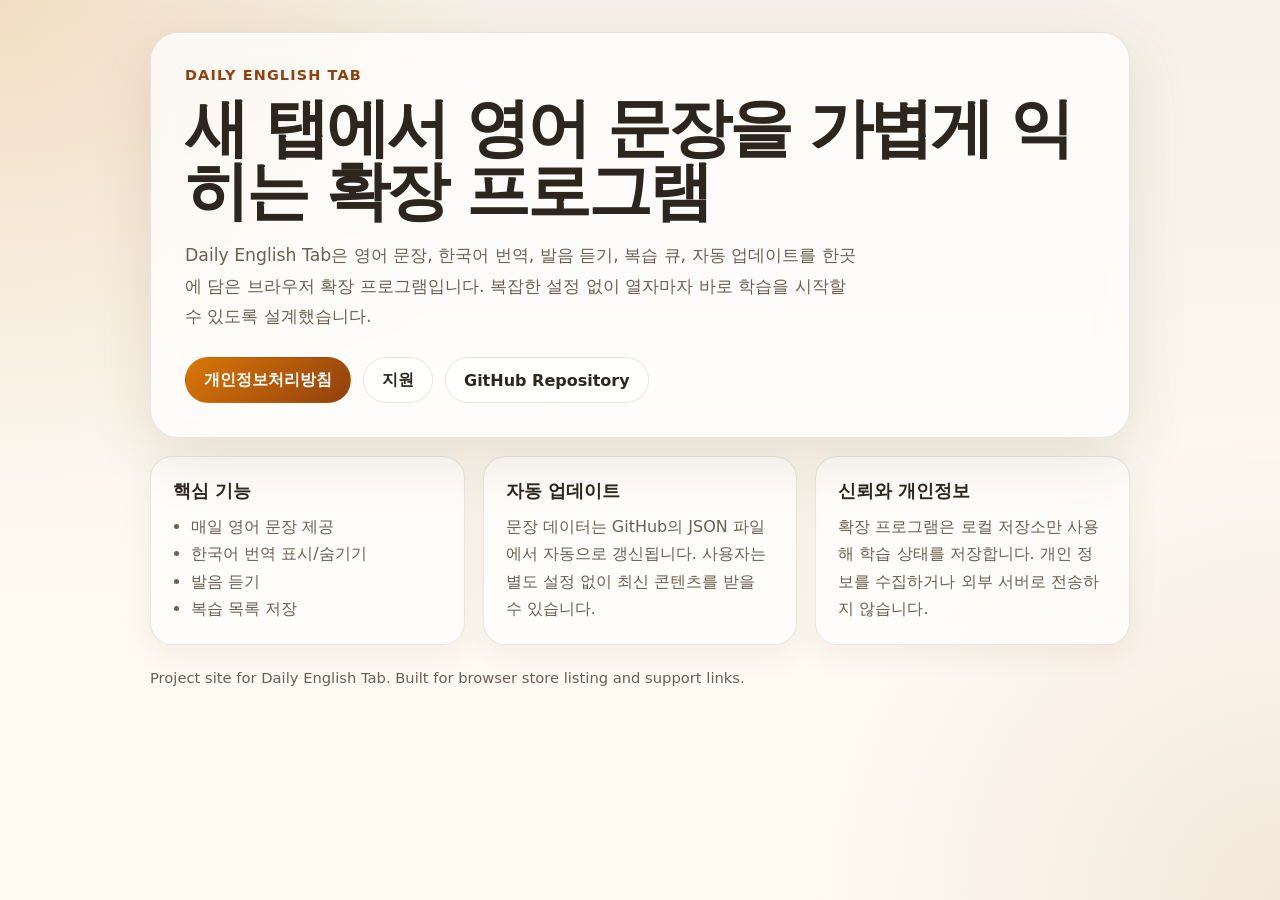
<file: docs/index.html>
<!doctype html>
<html lang="ko">
  <head>
    <meta charset="utf-8" />
    <meta name="viewport" content="width=device-width, initial-scale=1" />
    <title>Daily English Tab</title>
    <meta
      name="description"
      content="Daily English Tab 공식 소개 페이지입니다. 영어 문장 학습, 복습, 발음 듣기, 자동 업데이트를 제공합니다."
    />
    <style>
      :root {
        color-scheme: light;
        --bg: #f6f1e8;
        --bg-accent: #efe3ce;
        --card: rgba(255, 255, 255, 0.72);
        --text: #2d261f;
        --muted: #6a5f53;
        --accent: #d97706;
        --accent-strong: #92400e;
        --border: rgba(74, 58, 43, 0.12);
        --shadow: 0 20px 60px rgba(103, 76, 33, 0.14);
      }

      * {
        box-sizing: border-box;
      }

      body {
        margin: 0;
        min-height: 100vh;
        font-family: Inter, "Noto Sans KR", system-ui, -apple-system, BlinkMacSystemFont, sans-serif;
        color: var(--text);
        background:
          radial-gradient(circle at top left, rgba(217, 119, 6, 0.16), transparent 32%),
          radial-gradient(circle at bottom right, rgba(146, 64, 14, 0.1), transparent 30%),
          linear-gradient(180deg, var(--bg), #fffaf2 72%);
      }

      .wrap {
        width: min(980px, calc(100% - 32px));
        margin: 0 auto;
        padding: 32px 0 56px;
      }

      .hero {
        padding: 34px;
        border: 1px solid var(--border);
        border-radius: 28px;
        background: var(--card);
        backdrop-filter: blur(14px);
        box-shadow: var(--shadow);
      }

      .eyebrow {
        margin: 0 0 14px;
        color: var(--accent-strong);
        font-size: 0.9rem;
        font-weight: 700;
        letter-spacing: 0.08em;
        text-transform: uppercase;
      }

      h1 {
        margin: 0;
        font-size: clamp(2.2rem, 5vw, 4.6rem);
        line-height: 0.98;
        letter-spacing: -0.05em;
      }

      .lead {
        max-width: 62ch;
        margin: 18px 0 0;
        font-size: 1.08rem;
        line-height: 1.75;
        color: var(--muted);
      }

      .actions {
        display: flex;
        flex-wrap: wrap;
        gap: 12px;
        margin-top: 26px;
      }

      .button {
        display: inline-flex;
        align-items: center;
        justify-content: center;
        min-height: 46px;
        padding: 0 18px;
        border-radius: 999px;
        border: 1px solid var(--border);
        text-decoration: none;
        font-weight: 700;
        color: var(--text);
        background: rgba(255, 255, 255, 0.7);
      }

      .button.primary {
        color: #fff;
        background: linear-gradient(135deg, var(--accent), var(--accent-strong));
        border-color: transparent;
      }

      .grid {
        display: grid;
        grid-template-columns: repeat(3, minmax(0, 1fr));
        gap: 18px;
        margin-top: 18px;
      }

      .card {
        padding: 22px;
        border: 1px solid var(--border);
        border-radius: 22px;
        background: rgba(255, 255, 255, 0.66);
        box-shadow: 0 10px 30px rgba(103, 76, 33, 0.08);
      }

      .card h2 {
        margin: 0 0 10px;
        font-size: 1.1rem;
      }

      .card p,
      .card li {
        margin: 0;
        color: var(--muted);
        line-height: 1.7;
      }

      .card ul {
        margin: 0;
        padding-left: 18px;
      }

      .section {
        margin-top: 18px;
      }

      .section-title {
        margin: 0 0 12px;
        font-size: 1.25rem;
      }

      footer {
        margin-top: 24px;
        color: var(--muted);
        font-size: 0.92rem;
      }

      @media (max-width: 860px) {
        .grid {
          grid-template-columns: 1fr;
        }
      }
    </style>
  </head>
  <body>
    <main class="wrap">
      <section class="hero">
        <p class="eyebrow">Daily English Tab</p>
        <h1>새 탭에서 영어 문장을 가볍게 익히는 확장 프로그램</h1>
        <p class="lead">
          Daily English Tab은 영어 문장, 한국어 번역, 발음 듣기, 복습 큐, 자동 업데이트를 한곳에 담은 브라우저 확장
          프로그램입니다. 복잡한 설정 없이 열자마자 바로 학습을 시작할 수 있도록 설계했습니다.
        </p>
        <div class="actions">
          <a class="button primary" href="./privacy.html">개인정보처리방침</a>
          <a class="button" href="./support.html">지원</a>
          <a class="button" href="https://github.com/bangcepslabs/daily-english-data" target="_blank" rel="noreferrer">GitHub Repository</a>
        </div>
      </section>

      <section class="grid section" aria-label="Highlights">
        <article class="card">
          <h2>핵심 기능</h2>
          <ul>
            <li>매일 영어 문장 제공</li>
            <li>한국어 번역 표시/숨기기</li>
            <li>발음 듣기</li>
            <li>복습 목록 저장</li>
          </ul>
        </article>
        <article class="card">
          <h2>자동 업데이트</h2>
          <p>
            문장 데이터는 GitHub의 JSON 파일에서 자동으로 갱신됩니다. 사용자는 별도 설정 없이 최신 콘텐츠를 받을 수
            있습니다.
          </p>
        </article>
        <article class="card">
          <h2>신뢰와 개인정보</h2>
          <p>
            확장 프로그램은 로컬 저장소만 사용해 학습 상태를 저장합니다. 개인 정보를 수집하거나 외부 서버로 전송하지
            않습니다.
          </p>
        </article>
      </section>

      <footer>Project site for Daily English Tab. Built for browser store listing and support links.</footer>
    </main>
  </body>
</html>
</file>
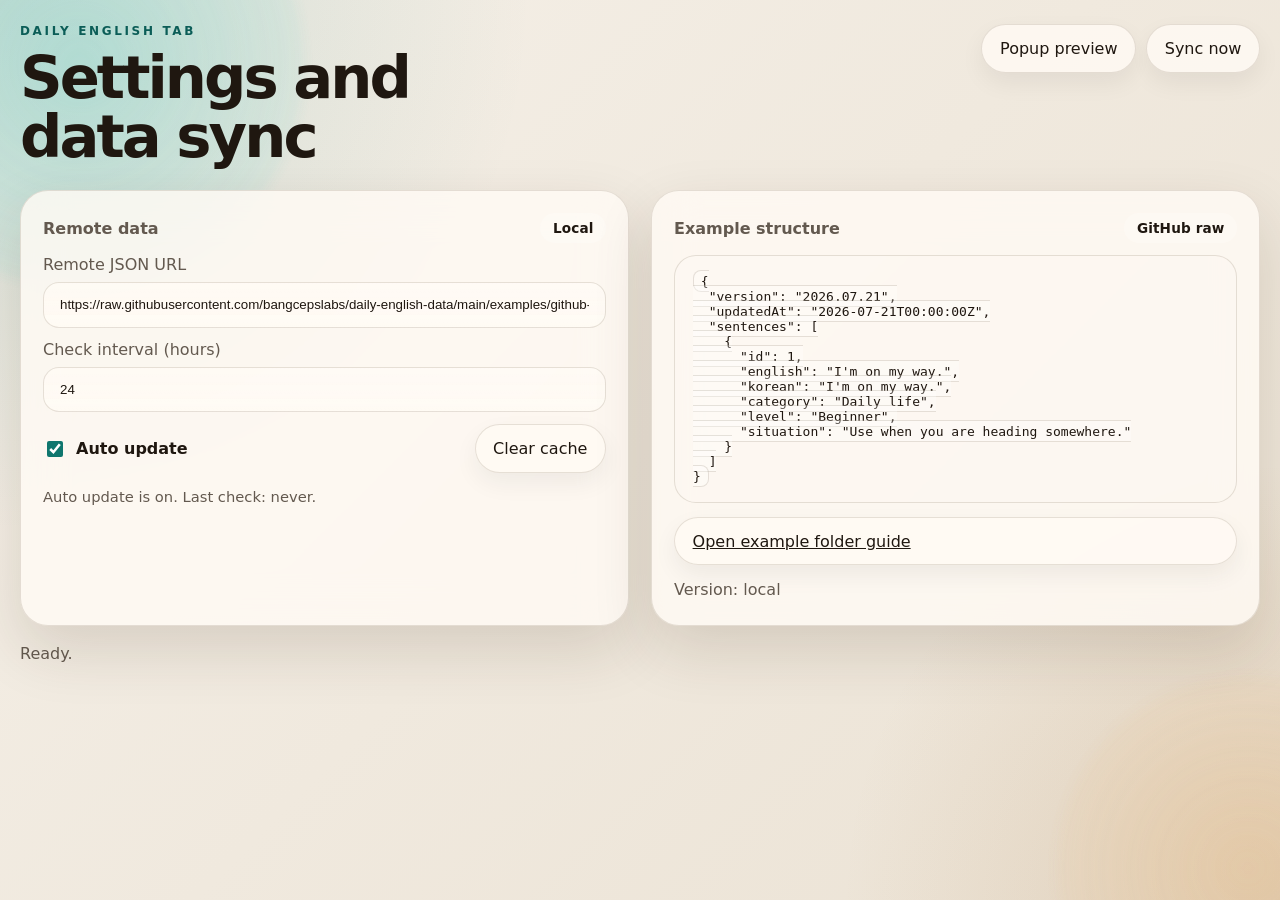
<file: options.html>
<!doctype html>
<html lang="en">
  <head>
    <meta charset="utf-8" />
    <meta name="viewport" content="width=device-width, initial-scale=1" />
    <title>Daily English Tab Settings</title>
    <link rel="stylesheet" href="shared.css" />
    <link rel="stylesheet" href="options.css" />
  </head>
  <body>
    <div class="background" aria-hidden="true">
      <div class="orb orb-a"></div>
      <div class="orb orb-b"></div>
      <div class="grid"></div>
    </div>

    <main class="app-shell options-shell">
      <header class="topbar">
        <div>
          <p class="eyebrow">Daily English Tab</p>
          <h1>Settings and data sync</h1>
        </div>
        <div class="topbar-actions">
          <button class="chip-button" type="button" data-action="open-preview">Popup preview</button>
          <button class="chip-button" type="button" data-action="sync-now">Sync now</button>
        </div>
      </header>

      <section class="options-layout">
        <section class="panel options-panel">
          <div class="section-heading">
            <h3>Remote data</h3>
            <span class="pill" id="sync-state-label">Local</span>
          </div>

          <label class="field">
            <span>Remote JSON URL</span>
            <input id="sync-url" type="url" placeholder="https://raw.githubusercontent.com/user/repo/main/examples/github-raw/sentences.json" />
          </label>

          <label class="field">
            <span>Check interval (hours)</span>
            <input id="sync-interval" type="number" min="1" max="168" step="1" />
          </label>

          <div class="sync-row">
            <label class="toggle">
              <input id="sync-enabled" type="checkbox" />
              <span>Auto update</span>
            </label>
            <button class="secondary-button" type="button" data-action="clear-cache">Clear cache</button>
          </div>

          <p class="sync-note" id="sync-note">Use a hosted JSON file to keep the sentence set updated automatically. When enabled, the browser refreshes the cache in the background.</p>
        </section>

        <section class="panel options-panel">
          <div class="section-heading">
            <h3>Example structure</h3>
            <span class="pill">GitHub raw</span>
          </div>

          <div class="code-sample">
            <pre><code>{
  "version": "2026.07.21",
  "updatedAt": "2026-07-21T00:00:00Z",
  "sentences": [
    {
      "id": 1,
      "english": "I'm on my way.",
      "korean": "I'm on my way.",
      "category": "Daily life",
      "level": "Beginner",
      "situation": "Use when you are heading somewhere."
    }
  ]
}</code></pre>
          </div>

          <div class="example-links">
            <a class="link-button" href="examples/github-raw/README.md" target="_blank" rel="noreferrer">Open example folder guide</a>
            <span class="meta-line" id="dataset-meta">No remote data loaded yet.</span>
          </div>
        </section>
      </section>

      <p class="status-line options-status" id="status-line">Ready.</p>
    </main>

    <script src="options.js"></script>
  </body>
</html>
</file>
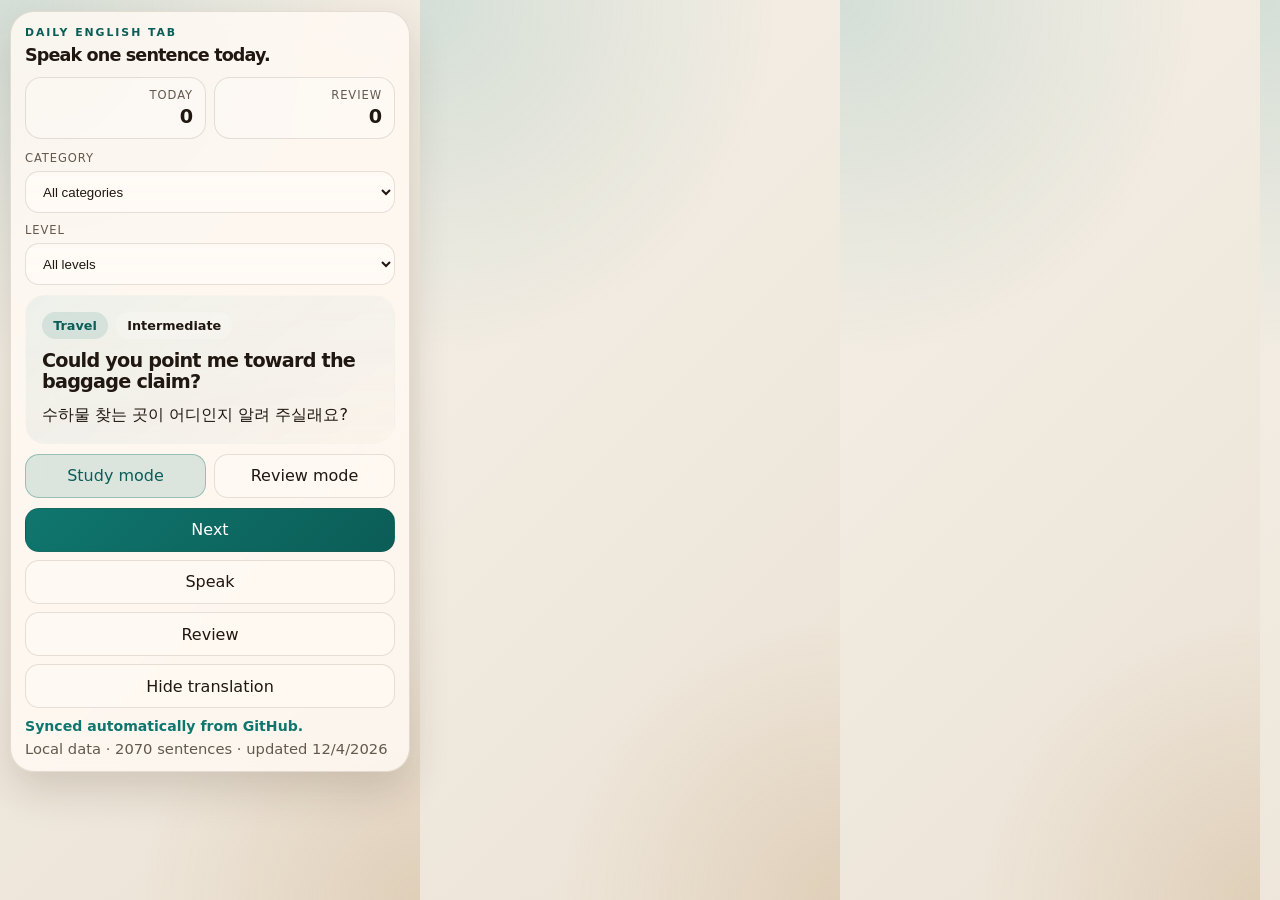
<file: popup.html>
<!doctype html>
<html lang="ko">
  <head>
    <meta charset="utf-8" />
    <meta name="viewport" content="width=device-width, initial-scale=1" />
    <title>Daily English Tab</title>
    <link rel="stylesheet" href="popup.css" />
  </head>
  <body>
    <div class="popup-sizer" aria-hidden="true">Daily English Tab Daily English Tab Daily English Tab Daily English Tab</div>
    <main class="popup-shell">
      <section class="hero-card is-loading" id="hero-card">
        <div class="topline">
          <div>
            <p class="eyebrow">Daily English Tab</p>
            <h1>Speak one sentence today.</h1>
          </div>
          <div class="top-stats" aria-label="Progress summary">
            <div class="stat">
              <span>Today</span>
              <strong id="daily-count">0</strong>
            </div>
            <div class="stat">
              <span>Review</span>
              <strong id="review-count">0</strong>
            </div>
          </div>
        </div>

        <div class="filter-strip" aria-label="Sentence filters">
          <label class="filter-field">
            <span>Category</span>
            <select id="category-filter" aria-label="Filter by category"></select>
          </label>
          <label class="filter-field">
            <span>Level</span>
            <select id="level-filter" aria-label="Filter by level"></select>
          </label>
        </div>

        <div class="sentence-card" aria-live="polite" aria-busy="true">
          <div class="sentence-meta">
            <span class="badge" id="sentence-category">All</span>
            <span class="badge badge-soft" id="sentence-level">Beginner</span>
          </div>
          <div class="sentence-copy">
            <h2 id="sentence-title">Loading sentence...</h2>
            <p id="sentence-korean" class="translation">Loading translation...</p>
          </div>
          <div class="loading-skeleton" aria-hidden="true">
            <div class="skeleton-line skeleton-title"></div>
            <div class="skeleton-line skeleton-copy"></div>
            <div class="skeleton-line skeleton-copy short"></div>
          </div>
        </div>

        <div class="mode-switch" role="tablist" aria-label="Study modes">
          <button type="button" class="secondary-button" data-action="mode-study">Study mode</button>
          <button type="button" class="secondary-button" data-action="mode-review">Review mode</button>
        </div>

        <div class="action-row">
          <button type="button" class="primary-button" data-action="next">Next</button>
          <button type="button" class="secondary-button" data-action="speak">Speak</button>
          <button type="button" class="secondary-button" data-action="review">Review</button>
          <button type="button" class="secondary-button" data-action="translation">Hide translation</button>
        </div>

        <section class="review-panel" aria-label="Review queue">
          <div class="review-panel-heading">
            <div>
              <p class="review-label">Review queue</p>
              <h3>Saved sentences</h3>
            </div>
            <div class="review-panel-actions">
              <button type="button" class="mini-button ghost" data-review-action="clear-all">Clear all</button>
              <span class="pill" id="review-panel-count">0</span>
            </div>
          </div>
          <p class="review-note" id="review-panel-note">Add sentences with the Review button to revisit them later.</p>
          <div class="review-list" id="review-list" aria-live="polite"></div>
        </section>

        <div class="footer">
          <p id="status-line" class="status-line" aria-live="polite"></p>
          <p id="dataset-line" class="muted dataset-line"></p>
        </div>
      </section>
    </main>

    <script src="popup.js"></script>
  </body>
</html>
</file>
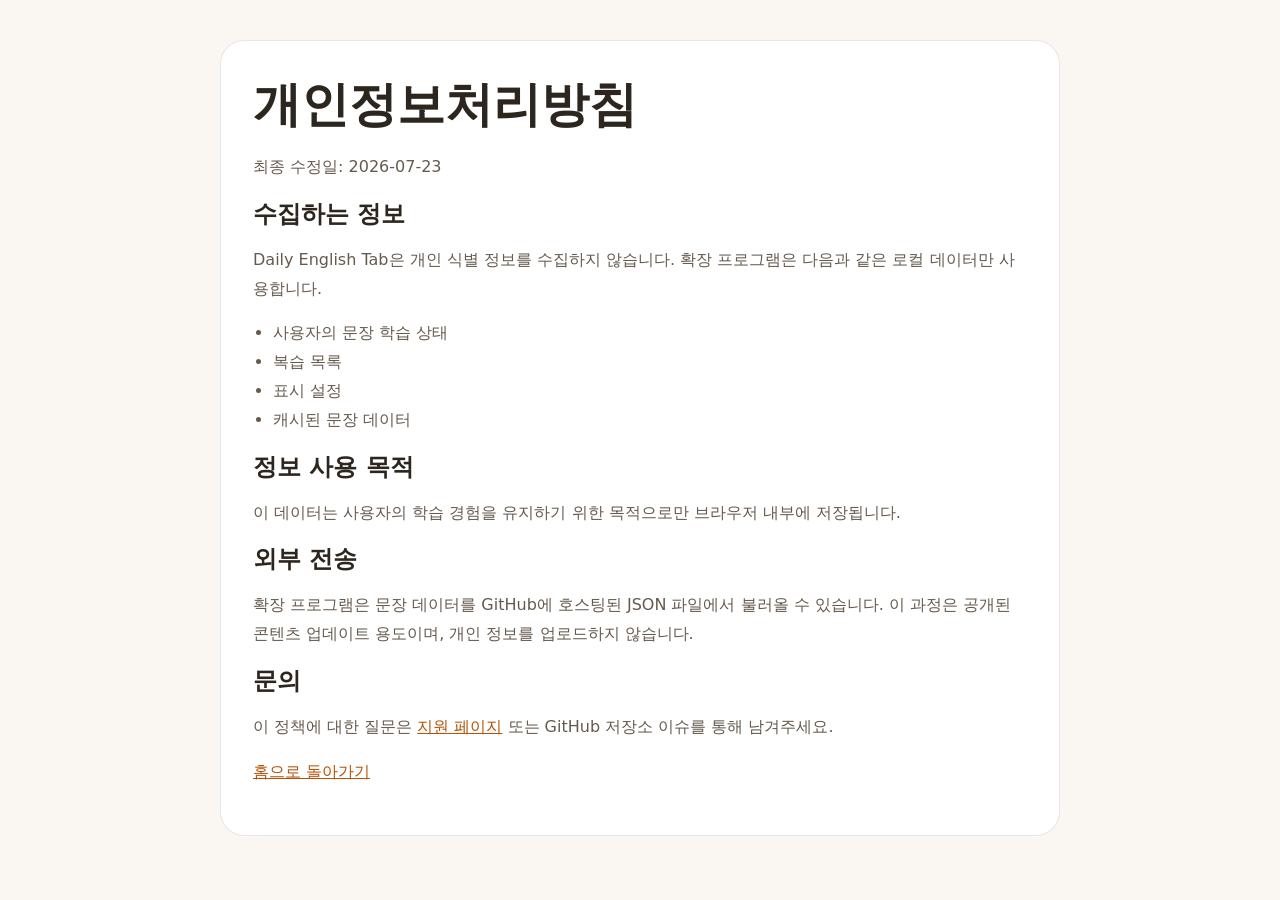
<file: docs/privacy.html>
<!doctype html>
<html lang="ko">
  <head>
    <meta charset="utf-8" />
    <meta name="viewport" content="width=device-width, initial-scale=1" />
    <title>Privacy Policy | Daily English Tab</title>
    <meta
      name="description"
      content="Daily English Tab 개인정보처리방침입니다. 이 확장 프로그램은 개인 데이터를 수집하지 않습니다."
    />
    <style>
      :root {
        color-scheme: light;
        --bg: #faf7f2;
        --card: #ffffff;
        --text: #2d261f;
        --muted: #665a4e;
        --accent: #b45309;
        --border: rgba(74, 58, 43, 0.12);
      }

      * {
        box-sizing: border-box;
      }

      body {
        margin: 0;
        font-family: Inter, "Noto Sans KR", system-ui, sans-serif;
        color: var(--text);
        background: var(--bg);
      }

      main {
        width: min(840px, calc(100% - 32px));
        margin: 0 auto;
        padding: 40px 0 64px;
      }

      .card {
        padding: 32px;
        border: 1px solid var(--border);
        border-radius: 24px;
        background: var(--card);
      }

      h1,
      h2 {
        margin: 0 0 14px;
      }

      h1 {
        font-size: clamp(2rem, 4vw, 3rem);
      }

      p,
      li {
        color: var(--muted);
        line-height: 1.8;
      }

      ul {
        padding-left: 20px;
      }

      a {
        color: var(--accent);
      }
    </style>
  </head>
  <body>
    <main>
      <section class="card">
        <h1>개인정보처리방침</h1>
        <p>최종 수정일: 2026-07-23</p>

        <h2>수집하는 정보</h2>
        <p>
          Daily English Tab은 개인 식별 정보를 수집하지 않습니다. 확장 프로그램은 다음과 같은 로컬 데이터만 사용합니다.
        </p>
        <ul>
          <li>사용자의 문장 학습 상태</li>
          <li>복습 목록</li>
          <li>표시 설정</li>
          <li>캐시된 문장 데이터</li>
        </ul>

        <h2>정보 사용 목적</h2>
        <p>이 데이터는 사용자의 학습 경험을 유지하기 위한 목적으로만 브라우저 내부에 저장됩니다.</p>

        <h2>외부 전송</h2>
        <p>
          확장 프로그램은 문장 데이터를 GitHub에 호스팅된 JSON 파일에서 불러올 수 있습니다. 이 과정은 공개된 콘텐츠
          업데이트 용도이며, 개인 정보를 업로드하지 않습니다.
        </p>

        <h2>문의</h2>
        <p>
          이 정책에 대한 질문은 <a href="./support.html">지원 페이지</a> 또는 GitHub 저장소 이슈를 통해 남겨주세요.
        </p>

        <p><a href="./index.html">홈으로 돌아가기</a></p>
      </section>
    </main>
  </body>
</html>
</file>
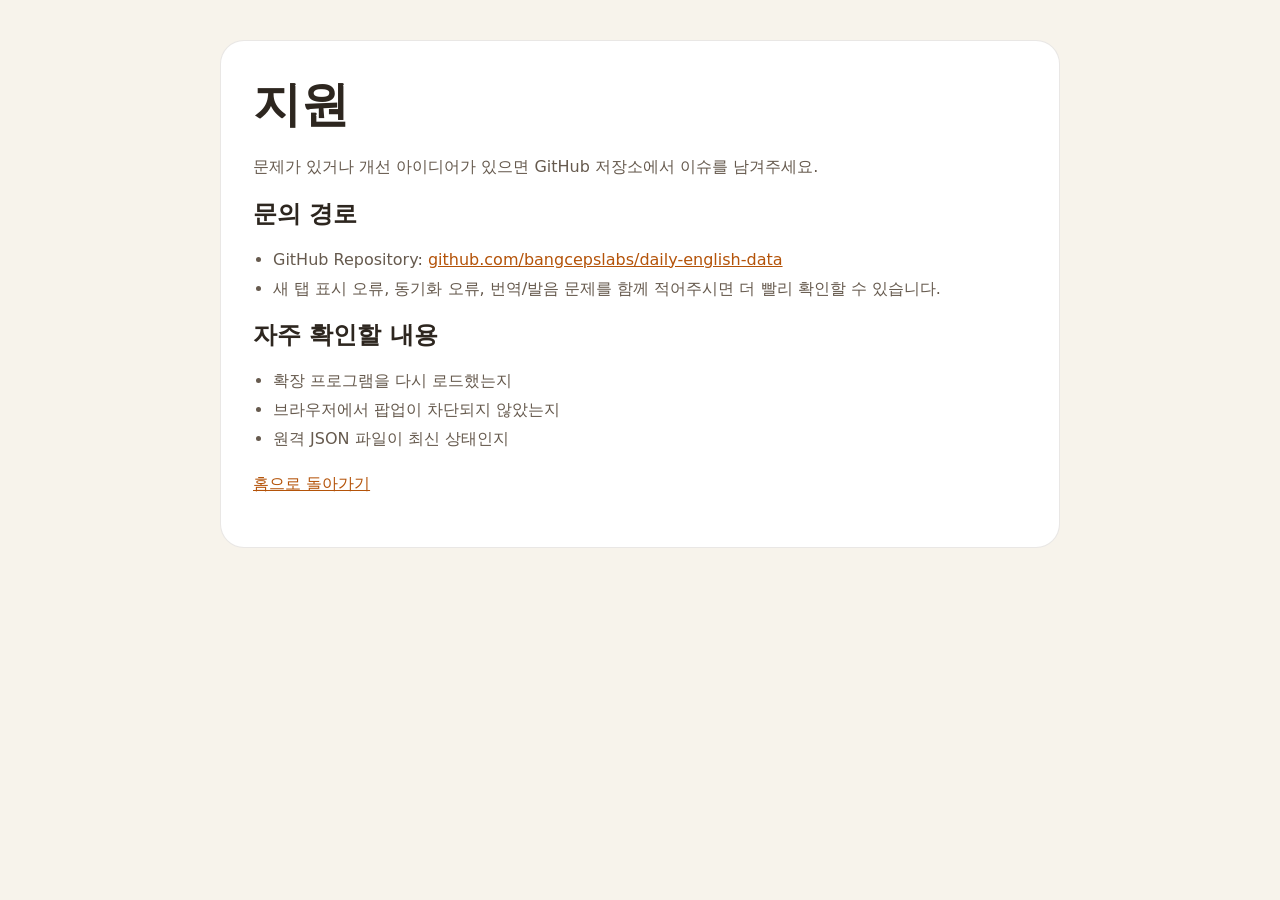
<file: docs/support.html>
<!doctype html>
<html lang="ko">
  <head>
    <meta charset="utf-8" />
    <meta name="viewport" content="width=device-width, initial-scale=1" />
    <title>Support | Daily English Tab</title>
    <meta name="description" content="Daily English Tab 지원 페이지입니다. 문의와 문제 보고는 GitHub 저장소를 이용하세요." />
    <style>
      :root {
        color-scheme: light;
        --bg: #f7f3eb;
        --card: #ffffff;
        --text: #2d261f;
        --muted: #665a4e;
        --accent: #b45309;
        --border: rgba(74, 58, 43, 0.12);
      }

      * {
        box-sizing: border-box;
      }

      body {
        margin: 0;
        font-family: Inter, "Noto Sans KR", system-ui, sans-serif;
        color: var(--text);
        background: var(--bg);
      }

      main {
        width: min(840px, calc(100% - 32px));
        margin: 0 auto;
        padding: 40px 0 64px;
      }

      .card {
        padding: 32px;
        border: 1px solid var(--border);
        border-radius: 24px;
        background: var(--card);
      }

      h1,
      h2 {
        margin: 0 0 14px;
      }

      h1 {
        font-size: clamp(2rem, 4vw, 3rem);
      }

      p,
      li {
        color: var(--muted);
        line-height: 1.8;
      }

      ul {
        padding-left: 20px;
      }

      a {
        color: var(--accent);
      }
    </style>
  </head>
  <body>
    <main>
      <section class="card">
        <h1>지원</h1>
        <p>
          문제가 있거나 개선 아이디어가 있으면 GitHub 저장소에서 이슈를 남겨주세요.
        </p>

        <h2>문의 경로</h2>
        <ul>
          <li>
            GitHub Repository:
            <a href="https://github.com/bangcepslabs/daily-english-data" target="_blank" rel="noreferrer">
              github.com/bangcepslabs/daily-english-data
            </a>
          </li>
          <li>새 탭 표시 오류, 동기화 오류, 번역/발음 문제를 함께 적어주시면 더 빨리 확인할 수 있습니다.</li>
        </ul>

        <h2>자주 확인할 내용</h2>
        <ul>
          <li>확장 프로그램을 다시 로드했는지</li>
          <li>브라우저에서 팝업이 차단되지 않았는지</li>
          <li>원격 JSON 파일이 최신 상태인지</li>
        </ul>

        <p><a href="./index.html">홈으로 돌아가기</a></p>
      </section>
    </main>
  </body>
</html>
</file>
<file: shared.css>
:root {
  color-scheme: light;
  --bg: #f5f0e8;
  --bg-strong: #ebe2d4;
  --panel: rgba(255, 250, 244, 0.82);
  --panel-border: rgba(77, 58, 34, 0.14);
  --text: #1f1710;
  --muted: #63594f;
  --accent: #0f766e;
  --accent-strong: #0b5d57;
  --accent-soft: rgba(15, 118, 110, 0.12);
  --warning: #9a5b15;
  --shadow: 0 24px 60px rgba(56, 38, 16, 0.14);
  --radius-xl: 28px;
  --radius-lg: 22px;
  --radius-md: 16px;
  --radius-sm: 12px;
  --focus: 0 0 0 3px rgba(15, 118, 110, 0.24);
}

[data-theme="dark"] {
  color-scheme: dark;
  --bg: #11161c;
  --bg-strong: #0d1217;
  --panel: rgba(20, 26, 33, 0.86);
  --panel-border: rgba(255, 255, 255, 0.08);
  --text: #f4efe8;
  --muted: #b0a697;
  --accent: #47d1c7;
  --accent-strong: #6ae7dd;
  --accent-soft: rgba(71, 209, 199, 0.12);
  --warning: #f1b66c;
  --shadow: 0 24px 60px rgba(0, 0, 0, 0.34);
}

@media (prefers-color-scheme: dark) {
  :root[data-theme="system"] {
    color-scheme: dark;
    --bg: #11161c;
    --bg-strong: #0d1217;
    --panel: rgba(20, 26, 33, 0.86);
    --panel-border: rgba(255, 255, 255, 0.08);
    --text: #f4efe8;
    --muted: #b0a697;
    --accent: #47d1c7;
    --accent-strong: #6ae7dd;
    --accent-soft: rgba(71, 209, 199, 0.12);
    --warning: #f1b66c;
    --shadow: 0 24px 60px rgba(0, 0, 0, 0.34);
  }
}

* {
  box-sizing: border-box;
}

html,
body {
  margin: 0;
  min-height: 100%;
}

body {
  font-family: "Segoe UI", "SF Pro Text", system-ui, -apple-system, BlinkMacSystemFont, sans-serif;
  background:
    radial-gradient(circle at top left, rgba(15, 118, 110, 0.16), transparent 34%),
    radial-gradient(circle at bottom right, rgba(154, 91, 21, 0.16), transparent 28%),
    linear-gradient(135deg, var(--bg), var(--bg-strong));
  color: var(--text);
}

button,
select {
  font: inherit;
}

button {
  border: 0;
  cursor: pointer;
  transition: transform 180ms ease, box-shadow 180ms ease, background-color 180ms ease, color 180ms ease, opacity 180ms ease;
}

button:focus-visible,
select:focus-visible {
  outline: none;
  box-shadow: var(--focus);
}

.background {
  position: fixed;
  inset: 0;
  pointer-events: none;
  overflow: hidden;
}

.orb {
  position: absolute;
  border-radius: 999px;
  filter: blur(6px);
  opacity: 0.75;
}

.orb-a {
  width: 28rem;
  height: 28rem;
  top: -10rem;
  left: -9rem;
  background: radial-gradient(circle, rgba(71, 209, 199, 0.34), rgba(71, 209, 199, 0));
}

.orb-b {
  width: 24rem;
  height: 24rem;
  right: -10rem;
  bottom: -10rem;
  background: radial-gradient(circle, rgba(241, 182, 108, 0.3), rgba(241, 182, 108, 0));
}

.grid {
  position: absolute;
  inset: 0;
  background-image:
    linear-gradient(rgba(255, 255, 255, 0.04) 1px, transparent 1px),
    linear-gradient(90deg, rgba(255, 255, 255, 0.04) 1px, transparent 1px);
  background-size: 44px 44px;
  mask-image: radial-gradient(circle at center, black 30%, transparent 100%);
  opacity: 0.25;
}

.app-shell {
  position: relative;
  z-index: 1;
  width: min(1400px, calc(100vw - 40px));
  margin: 0 auto;
  padding: 28px 0 34px;
}

.topbar {
  display: flex;
  justify-content: space-between;
  gap: 20px;
  align-items: flex-start;
  margin-bottom: 24px;
}

.eyebrow {
  margin: 0 0 10px;
  text-transform: uppercase;
  letter-spacing: 0.22em;
  color: var(--accent-strong);
  font-size: 0.75rem;
  font-weight: 700;
}

h1 {
  margin: 0;
  font-size: clamp(2rem, 5vw, 3.7rem);
  line-height: 1;
  letter-spacing: -0.05em;
  max-width: 12ch;
}

.topbar-actions {
  display: flex;
  gap: 10px;
  flex-wrap: wrap;
  justify-content: flex-end;
}

.chip-button,
.segment,
.link-button,
.primary-button,
.secondary-button {
  border-radius: 999px;
  padding: 0.86rem 1.1rem;
}

.chip-button,
.segment,
.secondary-button,
.link-button {
  background: var(--panel);
  color: var(--text);
  border: 1px solid var(--panel-border);
  box-shadow: 0 10px 24px rgba(0, 0, 0, 0.06);
}

.chip-button:hover,
.segment:hover,
.secondary-button:hover,
.link-button:hover {
  transform: translateY(-1px);
}

.layout {
  display: grid;
  grid-template-columns: minmax(0, 1.75fr) minmax(320px, 0.95fr);
  gap: 22px;
}

.panel {
  background: var(--panel);
  border: 1px solid var(--panel-border);
  border-radius: var(--radius-xl);
  box-shadow: var(--shadow);
  backdrop-filter: blur(22px);
}

.hero-card {
  padding: 24px;
}

.card-topline {
  display: flex;
  align-items: center;
  justify-content: space-between;
  gap: 16px;
  margin-bottom: 22px;
}

.date-block {
  display: grid;
  gap: 4px;
}

.date-label,
.stat-label,
.section-heading h3,
.field span {
  color: var(--muted);
}

.date-label {
  font-size: 0.85rem;
  text-transform: uppercase;
  letter-spacing: 0.1em;
}

.date-block strong {
  font-size: 1.05rem;
}

.stat-grid {
  display: flex;
  gap: 12px;
  flex-wrap: wrap;
  justify-content: flex-end;
}

.stat-box {
  min-width: 6.5rem;
  padding: 12px 14px;
  border-radius: var(--radius-md);
  background: rgba(255, 255, 255, 0.24);
  border: 1px solid var(--panel-border);
  text-align: right;
}

[data-theme="dark"] .stat-box {
  background: rgba(255, 255, 255, 0.04);
}

.stat-label {
  display: block;
  font-size: 0.76rem;
  letter-spacing: 0.08em;
  text-transform: uppercase;
  margin-bottom: 0.35rem;
}

.stat-box strong {
  font-size: 1.35rem;
}

.sentence-card {
  padding: 28px;
  border-radius: calc(var(--radius-xl) - 6px);
  background:
    linear-gradient(180deg, rgba(255, 255, 255, 0.16), rgba(255, 255, 255, 0.08)),
    linear-gradient(145deg, rgba(15, 118, 110, 0.09), rgba(154, 91, 21, 0.04));
  border: 1px solid rgba(255, 255, 255, 0.1);
}

.sentence-meta {
  display: flex;
  flex-wrap: wrap;
  gap: 8px;
  margin-bottom: 18px;
}

.badge,
.pill {
  display: inline-flex;
  align-items: center;
  justify-content: center;
  padding: 0.42rem 0.78rem;
  border-radius: 999px;
  background: var(--accent-soft);
  color: var(--accent-strong);
  font-weight: 700;
  letter-spacing: 0.01em;
  font-size: 0.85rem;
}

.badge-soft,
.pill {
  background: rgba(255, 255, 255, 0.24);
  color: var(--text);
}

[data-theme="dark"] .badge-soft {
  background: rgba(255, 255, 255, 0.08);
}

.sentence-text {
  margin: 0;
  font-size: clamp(2rem, 4vw, 4rem);
  line-height: 1.02;
  letter-spacing: -0.06em;
}

.translation {
  margin: 16px 0 0;
  color: var(--text);
  font-size: clamp(1.02rem, 2vw, 1.35rem);
  line-height: 1.55;
}

.situation {
  margin: 14px 0 0;
  color: var(--muted);
  line-height: 1.7;
}

.action-row {
  display: flex;
  flex-wrap: wrap;
  gap: 10px;
  margin-top: 22px;
}

.primary-button {
  background: linear-gradient(135deg, var(--accent), var(--accent-strong));
  color: #fff;
  box-shadow: 0 16px 32px rgba(15, 118, 110, 0.22);
}

.secondary-button {
  color: var(--text);
}

.primary-button:hover,
.secondary-button:hover,
.chip-button:hover {
  transform: translateY(-2px);
}

.footer-actions {
  display: flex;
  justify-content: space-between;
  align-items: center;
  gap: 12px;
  margin-top: 16px;
  flex-wrap: wrap;
}

.keyboard-hint {
  display: flex;
  align-items: center;
  gap: 8px;
  flex-wrap: wrap;
  color: var(--muted);
  font-size: 0.92rem;
}

.keyboard-hint span {
  font-weight: 700;
  color: var(--text);
}

code {
  padding: 0.16rem 0.42rem;
  border-radius: 8px;
  background: rgba(255, 255, 255, 0.28);
  border: 1px solid var(--panel-border);
}

[data-theme="dark"] code {
  background: rgba(255, 255, 255, 0.08);
}

.status-line {
  margin: 0;
  color: var(--muted);
}

.sidebar {
  padding: 18px;
  display: grid;
  gap: 16px;
  align-content: start;
}

.sidebar-section {
  border-radius: calc(var(--radius-lg) - 6px);
  padding: 16px;
  background: rgba(255, 255, 255, 0.12);
  border: 1px solid var(--panel-border);
}

[data-theme="dark"] .sidebar-section {
  background: rgba(255, 255, 255, 0.04);
}

.section-heading {
  display: flex;
  align-items: center;
  justify-content: space-between;
  gap: 10px;
  margin-bottom: 12px;
}

.section-heading h3 {
  margin: 0;
  font-size: 1rem;
}

.field {
  display: grid;
  gap: 8px;
  margin-bottom: 12px;
}

.field input {
  width: 100%;
  padding: 0.9rem 1rem;
  border-radius: 16px;
  background:
    linear-gradient(180deg, rgba(255, 255, 255, 0.12), rgba(255, 255, 255, 0.06)),
    var(--panel);
  border: 1px solid var(--panel-border);
  color: var(--text);
}

select {
  appearance: none;
  width: 100%;
  padding: 0.9rem 1rem;
  border-radius: 16px;
  background:
    linear-gradient(180deg, rgba(255, 255, 255, 0.12), rgba(255, 255, 255, 0.06)),
    var(--panel);
  border: 1px solid var(--panel-border);
  color: var(--text);
}

.sync-row {
  display: flex;
  gap: 10px;
  align-items: center;
  justify-content: space-between;
  flex-wrap: wrap;
}

.toggle {
  display: inline-flex;
  align-items: center;
  gap: 10px;
  color: var(--text);
  font-weight: 600;
}

.toggle input {
  width: 1rem;
  height: 1rem;
  accent-color: var(--accent);
}

.sync-note {
  margin: 12px 0 0;
  color: var(--muted);
  line-height: 1.6;
  font-size: 0.92rem;
}

.segmented {
  display: grid;
  grid-template-columns: repeat(3, 1fr);
  gap: 8px;
}

.segment {
  padding-inline: 0.8rem;
}

.segment.is-active,
.chip-button.is-active,
.link-button.is-active {
  background: var(--accent-soft);
  border-color: rgba(15, 118, 110, 0.28);
  color: var(--accent-strong);
}

.review-list {
  margin: 0;
  padding: 0;
  list-style: none;
  display: grid;
  gap: 10px;
}

.review-item {
  border-radius: 18px;
  border: 1px solid var(--panel-border);
  background: rgba(255, 255, 255, 0.08);
  padding: 12px 13px;
}

.review-item button {
  width: 100%;
  text-align: left;
  background: transparent;
  color: var(--text);
  padding: 0;
}

.review-item small {
  display: block;
  margin-top: 4px;
  color: var(--muted);
}

.empty-state {
  padding: 14px;
  border-radius: 18px;
  border: 1px dashed var(--panel-border);
  color: var(--muted);
  line-height: 1.6;
}

.hidden {
  display: none !important;
}

.is-selected {
  box-shadow: inset 0 0 0 1px rgba(15, 118, 110, 0.34);
}

.status-success {
  color: var(--accent-strong);
}

.status-warning {
  color: var(--warning);
}

@media (max-width: 1120px) {
  .layout {
    grid-template-columns: 1fr;
  }

  .sidebar {
    order: 2;
  }
}

@media (max-width: 720px) {
  .app-shell {
    width: min(100vw - 20px, 100%);
    padding-top: 14px;
  }

  .topbar,
  .card-topline,
  .footer-actions {
    flex-direction: column;
    align-items: stretch;
  }

  .topbar-actions,
  .stat-grid {
    justify-content: stretch;
  }

  .chip-button {
    width: 100%;
  }

  .sentence-card {
    padding: 22px;
  }
}

@media (prefers-color-scheme: dark) {
  :root[data-theme="system"] .stat-box {
    background: rgba(255, 255, 255, 0.04);
  }

  :root[data-theme="system"] .badge-soft {
    background: rgba(255, 255, 255, 0.08);
  }

  :root[data-theme="system"] code {
    background: rgba(255, 255, 255, 0.08);
  }

  :root[data-theme="system"] .sidebar-section {
    background: rgba(255, 255, 255, 0.04);
  }
}
</file>
<file: options.css>
.options-shell {
  padding-top: 24px;
  padding-bottom: 32px;
}

.options-layout {
  display: grid;
  grid-template-columns: repeat(2, minmax(0, 1fr));
  gap: 22px;
}

.options-panel {
  padding: 22px;
}

.code-sample {
  margin-top: 6px;
  border-radius: 22px;
  overflow: auto;
  border: 1px solid var(--panel-border);
  background: rgba(255, 255, 255, 0.08);
}

.code-sample pre {
  margin: 0;
  padding: 18px;
  white-space: pre-wrap;
  word-break: break-word;
  color: var(--text);
}

.example-links {
  display: grid;
  gap: 12px;
  margin-top: 14px;
}

.meta-line {
  color: var(--muted);
  line-height: 1.6;
}

.options-status {
  margin-top: 18px;
}

@media (max-width: 900px) {
  .options-layout {
    grid-template-columns: 1fr;
  }
}
</file>
<file: popup.css>
:root {
  color-scheme: light;
  --bg: #f5f0e8;
  --bg-strong: #ebe2d4;
  --panel: rgba(255, 250, 244, 0.84);
  --panel-border: rgba(77, 58, 34, 0.14);
  --text: #1f1710;
  --muted: #63594f;
  --accent: #0f766e;
  --accent-strong: #0b5d57;
  --accent-soft: rgba(15, 118, 110, 0.12);
  --shadow: 0 18px 40px rgba(56, 38, 16, 0.16);
}

[data-theme="dark"] {
  color-scheme: dark;
  --bg: #11161c;
  --bg-strong: #0d1217;
  --panel: rgba(20, 26, 33, 0.9);
  --panel-border: rgba(255, 255, 255, 0.08);
  --text: #f4efe8;
  --muted: #b0a697;
  --accent: #47d1c7;
  --accent-strong: #6ae7dd;
  --accent-soft: rgba(71, 209, 199, 0.12);
  --shadow: 0 18px 40px rgba(0, 0, 0, 0.34);
}

@media (prefers-color-scheme: dark) {
  :root[data-theme="system"] {
    color-scheme: dark;
    --bg: #11161c;
    --bg-strong: #0d1217;
    --panel: rgba(20, 26, 33, 0.9);
    --panel-border: rgba(255, 255, 255, 0.08);
    --text: #f4efe8;
    --muted: #b0a697;
    --accent: #47d1c7;
    --accent-strong: #6ae7dd;
    --accent-soft: rgba(71, 209, 199, 0.12);
    --shadow: 0 18px 40px rgba(0, 0, 0, 0.34);
  }
}

* {
  box-sizing: border-box;
}

html,
body {
  margin: 0;
  width: 420px;
  min-width: 420px;
  min-height: 100%;
}

body {
  width: 420px;
  min-width: 420px;
  min-height: 0;
  max-height: 100vh;
  overflow-x: hidden;
  overflow-y: auto;
  font-family: "Segoe UI", "SF Pro Text", system-ui, -apple-system, BlinkMacSystemFont, sans-serif;
  color: var(--text);
  background:
    radial-gradient(circle at top left, rgba(15, 118, 110, 0.14), transparent 36%),
    radial-gradient(circle at bottom right, rgba(154, 91, 21, 0.14), transparent 28%),
    linear-gradient(135deg, var(--bg), var(--bg-strong));
}

button {
  font: inherit;
  border: 0;
  cursor: pointer;
  transition: transform 160ms ease, box-shadow 160ms ease, background-color 160ms ease, color 160ms ease;
}

button:hover {
  transform: translateY(-1px);
}

button:focus-visible {
  outline: none;
  box-shadow: 0 0 0 3px rgba(15, 118, 110, 0.22);
}

.popup-shell {
  width: 100%;
  min-width: 420px;
  padding: 10px;
}

.popup-sizer {
  display: block;
  width: max-content;
  min-width: 420px;
  white-space: nowrap;
  height: 1px;
  margin: 0;
  padding: 0;
  overflow: hidden;
  color: transparent;
  font-size: 1px;
  line-height: 1px;
  user-select: none;
  pointer-events: none;
}

.hero-card {
  width: 100%;
  min-width: 0;
  padding: 14px;
  border-radius: 24px;
  background: var(--panel);
  border: 1px solid var(--panel-border);
  box-shadow: var(--shadow);
  backdrop-filter: blur(18px);
}

.topline {
  display: flex;
  flex-direction: column;
  justify-content: flex-start;
  gap: 12px;
  align-items: stretch;
  margin-bottom: 12px;
}

.top-stats {
  display: grid;
  grid-template-columns: repeat(2, minmax(58px, 1fr));
  gap: 8px;
}

.filter-strip {
  display: grid;
  grid-template-columns: 1fr;
  gap: 10px;
  margin-bottom: 10px;
}

.filter-field {
  display: grid;
  gap: 6px;
}

.filter-field span {
  color: var(--muted);
  font-size: 0.72rem;
  text-transform: uppercase;
  letter-spacing: 0.08em;
}

.filter-field select {
  width: 100%;
  padding: 0.72rem 0.82rem;
  border-radius: 14px;
  color: var(--text);
  background:
    linear-gradient(180deg, rgba(255, 255, 255, 0.14), rgba(255, 255, 255, 0.08)),
    var(--panel);
  border: 1px solid var(--panel-border);
}

.eyebrow {
  margin: 0 0 6px;
  text-transform: uppercase;
  letter-spacing: 0.18em;
  color: var(--accent-strong);
  font-size: 0.68rem;
  font-weight: 700;
}

h1 {
  margin: 0;
  font-size: 1.1rem;
  line-height: 1.15;
  letter-spacing: -0.05em;
}

.stat {
  display: grid;
  gap: 3px;
  min-width: 0;
  padding: 10px 12px;
  text-align: right;
  border-radius: 16px;
  background: rgba(255, 255, 255, 0.2);
  border: 1px solid var(--panel-border);
}

[data-theme="dark"] .stat {
  background: rgba(255, 255, 255, 0.04);
}

.stat span {
  color: var(--muted);
  font-size: 0.72rem;
  text-transform: uppercase;
  letter-spacing: 0.08em;
}

.stat strong {
  font-size: 1.2rem;
}

.sentence-card {
  position: relative;
  min-width: 0;
  width: 100%;
  padding: 16px;
  border-radius: 20px;
  background:
    linear-gradient(180deg, rgba(255, 255, 255, 0.16), rgba(255, 255, 255, 0.08)),
    linear-gradient(145deg, rgba(15, 118, 110, 0.08), rgba(154, 91, 21, 0.03));
  border: 1px solid rgba(255, 255, 255, 0.1);
}

.sentence-meta {
  display: flex;
  flex-wrap: wrap;
  gap: 8px;
  margin-bottom: 12px;
}

.sentence-copy {
  display: grid;
  gap: 0;
}

.loading-skeleton {
  display: none;
  gap: 12px;
}

.skeleton-line {
  position: relative;
  overflow: hidden;
  border-radius: 999px;
  background: rgba(127, 114, 101, 0.14);
}

.skeleton-line::after {
  content: "";
  position: absolute;
  inset: 0;
  transform: translateX(-100%);
  background: linear-gradient(90deg, transparent, rgba(255, 255, 255, 0.4), transparent);
  animation: shimmer 1.35s infinite;
}

.skeleton-title {
  width: 86%;
  height: 1.55rem;
}

.skeleton-copy {
  width: 100%;
  height: 0.95rem;
}

.skeleton-copy.short {
  width: 68%;
}

.hero-card.is-loading .sentence-copy {
  display: none;
}

.hero-card.is-loading .loading-skeleton {
  display: grid;
}

.hero-card.is-loading .sentence-card .sentence-meta {
  opacity: 0.5;
}

.badge {
  display: inline-flex;
  align-items: center;
  justify-content: center;
  padding: 0.38rem 0.7rem;
  border-radius: 999px;
  font-size: 0.8rem;
  font-weight: 700;
  background: var(--accent-soft);
  color: var(--accent-strong);
}

.badge-soft {
  background: rgba(255, 255, 255, 0.22);
  color: var(--text);
}

[data-theme="dark"] .badge-soft {
  background: rgba(255, 255, 255, 0.08);
}

.sentence-card h2 {
  margin: 0;
  font-size: 1.2rem;
  line-height: 1.08;
  letter-spacing: -0.04em;
  max-width: 100%;
  overflow-wrap: anywhere;
  word-break: break-word;
  white-space: normal;
}

.translation {
  margin: 10px 0 0;
  line-height: 1.5;
  max-width: 100%;
  overflow-wrap: anywhere;
  word-break: break-word;
  white-space: normal;
}

.action-row {
  display: grid;
  grid-template-columns: 1fr;
  gap: 8px;
  margin-top: 10px;
}

.mode-switch {
  display: grid;
  grid-template-columns: repeat(2, minmax(0, 1fr));
  gap: 8px;
  margin-top: 10px;
}

.review-panel {
  margin-top: 12px;
  padding: 14px;
  border-radius: 20px;
  background: rgba(255, 255, 255, 0.1);
  border: 1px solid var(--panel-border);
}

.review-panel-heading {
  display: flex;
  align-items: flex-start;
  justify-content: space-between;
  gap: 12px;
  margin-bottom: 8px;
}

.review-panel-actions {
  display: inline-flex;
  align-items: center;
  gap: 8px;
}

.review-label {
  margin: 0 0 4px;
  color: var(--muted);
  font-size: 0.68rem;
  text-transform: uppercase;
  letter-spacing: 0.16em;
  font-weight: 700;
}

.review-panel h3 {
  margin: 0;
  font-size: 0.98rem;
  letter-spacing: -0.03em;
}

.pill {
  display: inline-flex;
  align-items: center;
  justify-content: center;
  min-width: 2rem;
  padding: 0.28rem 0.55rem;
  border-radius: 999px;
  color: var(--accent-strong);
  background: var(--accent-soft);
  font-size: 0.78rem;
  font-weight: 700;
}

.review-note {
  margin: 0 0 10px;
  color: var(--muted);
  font-size: 0.86rem;
  line-height: 1.4;
}

.review-list {
  display: grid;
  gap: 8px;
  max-height: 220px;
  overflow: auto;
  padding-right: 2px;
}

.review-empty {
  margin: 0;
  padding: 12px 10px;
  border-radius: 14px;
  color: var(--muted);
  background: rgba(255, 255, 255, 0.08);
  font-size: 0.9rem;
}

.review-item {
  display: grid;
  gap: 10px;
  padding: 11px 12px;
  border-radius: 16px;
  background: rgba(255, 255, 255, 0.12);
  border: 1px solid rgba(255, 255, 255, 0.08);
}

.review-item.is-active {
  border-color: rgba(15, 118, 110, 0.32);
  box-shadow: 0 0 0 1px rgba(15, 118, 110, 0.18) inset;
}

.review-item-copy {
  display: grid;
  gap: 4px;
}

.review-item-title {
  margin: 0;
  font-size: 0.94rem;
  line-height: 1.35;
  overflow-wrap: anywhere;
  word-break: break-word;
}

.review-item-meta {
  margin: 0;
  color: var(--muted);
  font-size: 0.78rem;
}

.review-item-actions {
  display: flex;
  flex-wrap: wrap;
  gap: 6px;
}

.mini-button {
  padding: 0.44rem 0.65rem;
  border-radius: 999px;
  color: var(--text);
  background: rgba(255, 255, 255, 0.16);
  border: 1px solid var(--panel-border);
  font-size: 0.78rem;
}

.mini-button.ghost {
  background: transparent;
}

.mini-button:disabled {
  cursor: default;
  opacity: 0.5;
  transform: none;
}

.primary-button,
.secondary-button {
  padding: 0.72rem 0.85rem;
  border-radius: 14px;
  color: var(--text);
  background: var(--panel);
  border: 1px solid var(--panel-border);
}

.secondary-button.is-active {
  background: rgba(15, 118, 110, 0.14);
  border-color: rgba(15, 118, 110, 0.34);
  color: var(--accent-strong);
}

body[data-mode="study"] .review-panel {
  display: none;
}

body[data-mode="review"] .top-stats,
body[data-mode="review"] .filter-strip {
  display: none;
}

body[data-mode="study"] .mode-switch .secondary-button[data-action="mode-study"],
body[data-mode="review"] .mode-switch .secondary-button[data-action="mode-review"] {
  background: rgba(15, 118, 110, 0.14);
  border-color: rgba(15, 118, 110, 0.34);
  color: var(--accent-strong);
}

.primary-button {
  background: linear-gradient(135deg, var(--accent), var(--accent-strong));
  color: #fff;
}

.footer {
  display: flex;
  flex-direction: column;
  gap: 6px;
  margin-top: 10px;
}

.status-line {
  margin: 0;
  min-height: 1.1em;
  color: var(--accent-strong);
  font-size: 0.88rem;
  font-weight: 600;
}

.status-line.status-warning {
  color: var(--warning);
}

.status-line.status-success {
  color: var(--accent);
}

.dataset-line {
  min-height: 1.1em;
}

.muted {
  margin: 0;
  color: var(--muted);
  font-size: 0.92rem;
}

@keyframes shimmer {
  100% {
    transform: translateX(100%);
  }
}

@media (max-width: 380px) {
  body {
    width: 100vw;
    min-width: 0;
    min-height: 100vh;
    max-height: none;
  }

  .popup-shell {
    min-width: 0;
  }

  html {
    width: 100vw;
    min-width: 0;
  }

  .popup-width-anchor {
    width: 100vw;
  }

  .top-stats {
    width: 100%;
  }

  .review-list {
    max-height: 180px;
  }
}
</file>
